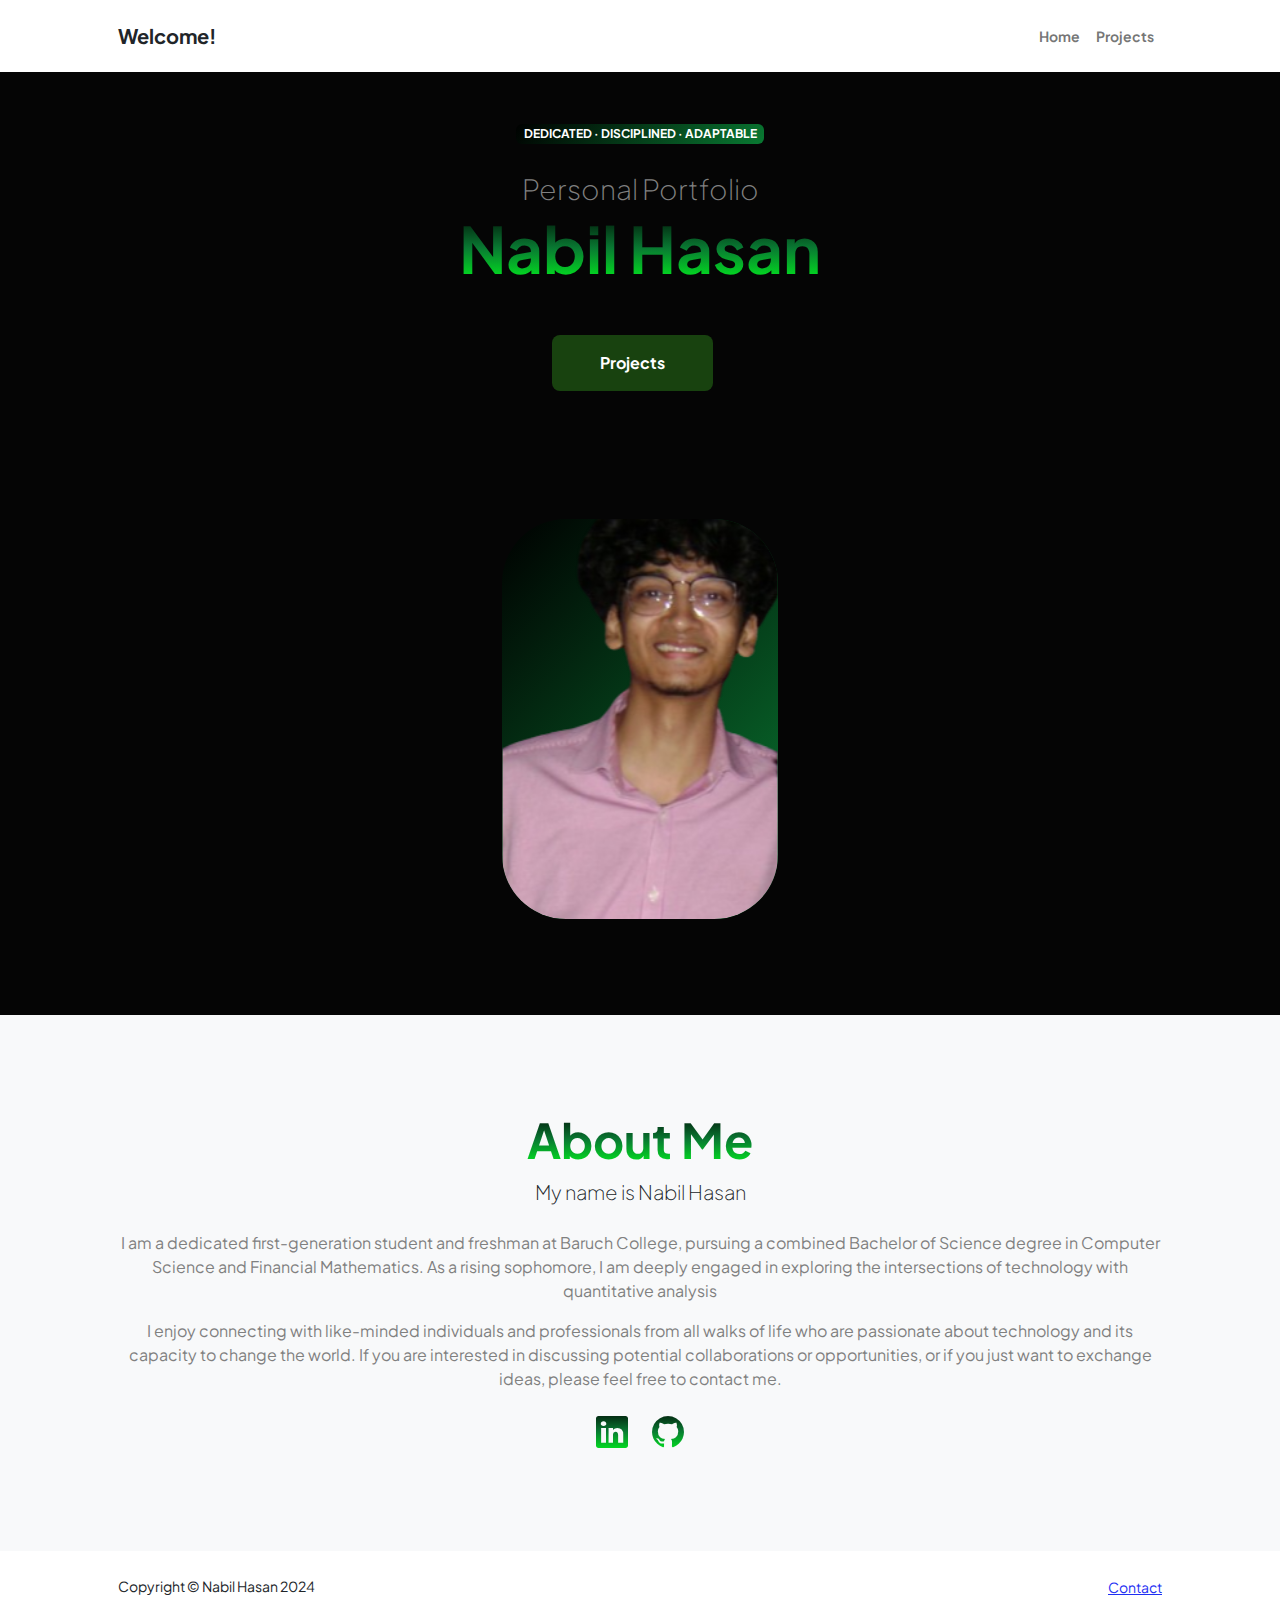
<file: index.html>
<!DOCTYPE html>
<html lang="en">
    <head>
        <meta charset="utf-8" />
        <meta name="viewport" content="width=device-width, initial-scale=1, shrink-to-fit=no" />
        <meta name="description" content="" />
        <meta name="author" content="" />
        <title>Nabil Hasan | Home</title>
        <!-- Favicon-->
        <link rel="icon" type="image/x-icon" href="assets/favicon.ico" />
        <!-- Custom Google font-->
        <link rel="preconnect" href="https://fonts.googleapis.com" />
        <link rel="preconnect" href="https://fonts.gstatic.com" crossorigin />
        <link href="https://fonts.googleapis.com/css2?family=Plus+Jakarta+Sans:wght@100;200;300;400;500;600;700;800;900&amp;display=swap" rel="stylesheet" />
        <!-- Bootstrap icons-->
        <link href="https://cdn.jsdelivr.net/npm/bootstrap-icons@1.8.1/font/bootstrap-icons.css" rel="stylesheet" />
        <!-- Core theme CSS (includes Bootstrap)-->
        <link href="css/styles.css" rel="stylesheet" />
    </head>
    <body class="d-flex flex-column h-100">
        <main class="flex-shrink-0">
            <!-- Navigation-->
            <nav class="navbar navbar-expand-lg navbar-light bg-white py-3">
                <div class="container px-5">
                    <a class="navbar-brand" href="index.html"><span class="fw-bolder text-primary">Welcome!</span></a>
                    <button class="navbar-toggler" type="button" data-bs-toggle="collapse" data-bs-target="#navbarSupportedContent" aria-controls="navbarSupportedContent" aria-expanded="false" aria-label="Toggle navigation"><span class="navbar-toggler-icon"></span></button>
                    <div class="collapse navbar-collapse" id="navbarSupportedContent">
                        <ul class="navbar-nav ms-auto mb-2 mb-lg-0 small fw-bolder">
                            <li class="nav-item"><a class="nav-link" href="index.html">Home</a></li>
                            <li class="nav-item"><a class="nav-link" href="projects.html">Projects</a></li>
                        </ul>
                    </div>
                </div>
            </nav>
            <!-- Header-->
            <header class="py-5">
                <div class="container px-5 pb-5">
                    <div class="row gx-5 align-items-center">
                        <div class="col-xxl-5">
                            <!-- Header text content-->
                            <div class="text-center text-xxl-start">
                                <div class="badge bg-gradient-primary-to-secondary text-white mb-4"><div class="text-uppercase">Dedicated &middot; Disciplined &middot; Adaptable</div></div>
                                <div class="fs-3 fw-light text-muted">Personal Portfolio</div>
                                <h1 class="display-3 fw-bolder mb-5"><span class="text-gradient d-inline">Nabil Hasan</span></h1>
                                <div class="d-grid gap-3 d-sm-flex justify-content-sm-center justify-content-xxl-start mb-3">
                                    <a class="btn btn-primary btn-lg px-5 py-3 me-sm-3 fs-6 fw-bolder" href="projects.html">Projects</a>
                                    
                                </div>
                            </div>
                        </div>
                        <div class="col-xxl-7">
                            <!-- Header profile picture-->
                            <div class="d-flex justify-content-center mt-5 mt-xxl-0">
                                <div class="profile bg-gradient-primary-to-secondary">
                                    <!-- TIP: For best results, use a photo with a transparent background like the demo example below-->
                                    <!-- Watch a tutorial on how to do this on YouTube (link)-->
                                    <img class="profile-img" src="assets/new_pfp (2) (1).png" alt="..." />
                                    
                                        <!-- END of SVG dots-->
                                    </div>
                                </div>
                            </div>
                        </div>
                    </div>
                </div>
            </header>
            <!-- About Section-->
            <section class="bg-light py-5">
                <div class="container px-5">
                    <div class="row gx-5 justify-content-center">
                        <div class="col-xxl-8">
                            <div class="text-center my-5">
                                <h2 class="display-5 fw-bolder"><span class="text-gradient d-inline">About Me</span></h2>
                                <p class="lead fw-light mb-4">My name is Nabil Hasan</p>
                                <p class="text-muted">I am a dedicated first-generation student and freshman at Baruch College, pursuing a combined Bachelor of Science degree in Computer Science and Financial Mathematics. As a rising sophomore, I am deeply engaged in exploring the intersections of technology with quantitative analysis</p>
                                <p class = 'text-muted'> I enjoy connecting with like-minded individuals and professionals from all walks of life who are passionate about technology and its capacity to change the world. If you are interested in discussing potential collaborations or opportunities, or if you just want to exchange ideas, please feel free to contact me.</p>
                                <div class="d-flex justify-content-center fs-2 gap-4">
                                    <a class="text-gradient" href="https://www.linkedin.com/in/nabil-hasan1/"><i class="bi bi-linkedin"></i></a>
                                    <a class="text-gradient" href="https://github.com/NabilHasan09"><i class="bi bi-github"></i></a>
                                </div>
                            </div>
                        </div>
                    </div>
                </div>
            </section>
        </main>
        <!-- Footer-->
        <footer class="bg-white py-4 mt-auto">
            <div class="container px-5">
                <div class="row align-items-center justify-content-between flex-column flex-sm-row">
                    <div class="col-auto"><div class="small m-0">Copyright &copy; Nabil Hasan 2024</div></div>
                    <div class="col-auto">
                        <a class="small" href="mailto:nabil.hasan@baruchmail.cuny.edu">Contact</a>
                    </div>
                </div>
            </div>
        </footer>
        <!-- Bootstrap core JS-->
        <script src="https://cdn.jsdelivr.net/npm/bootstrap@5.2.3/dist/js/bootstrap.bundle.min.js"></script>
        <!-- Core theme JS-->
        <script src="js/scripts.js"></script>
    </body>
</html>
</file>
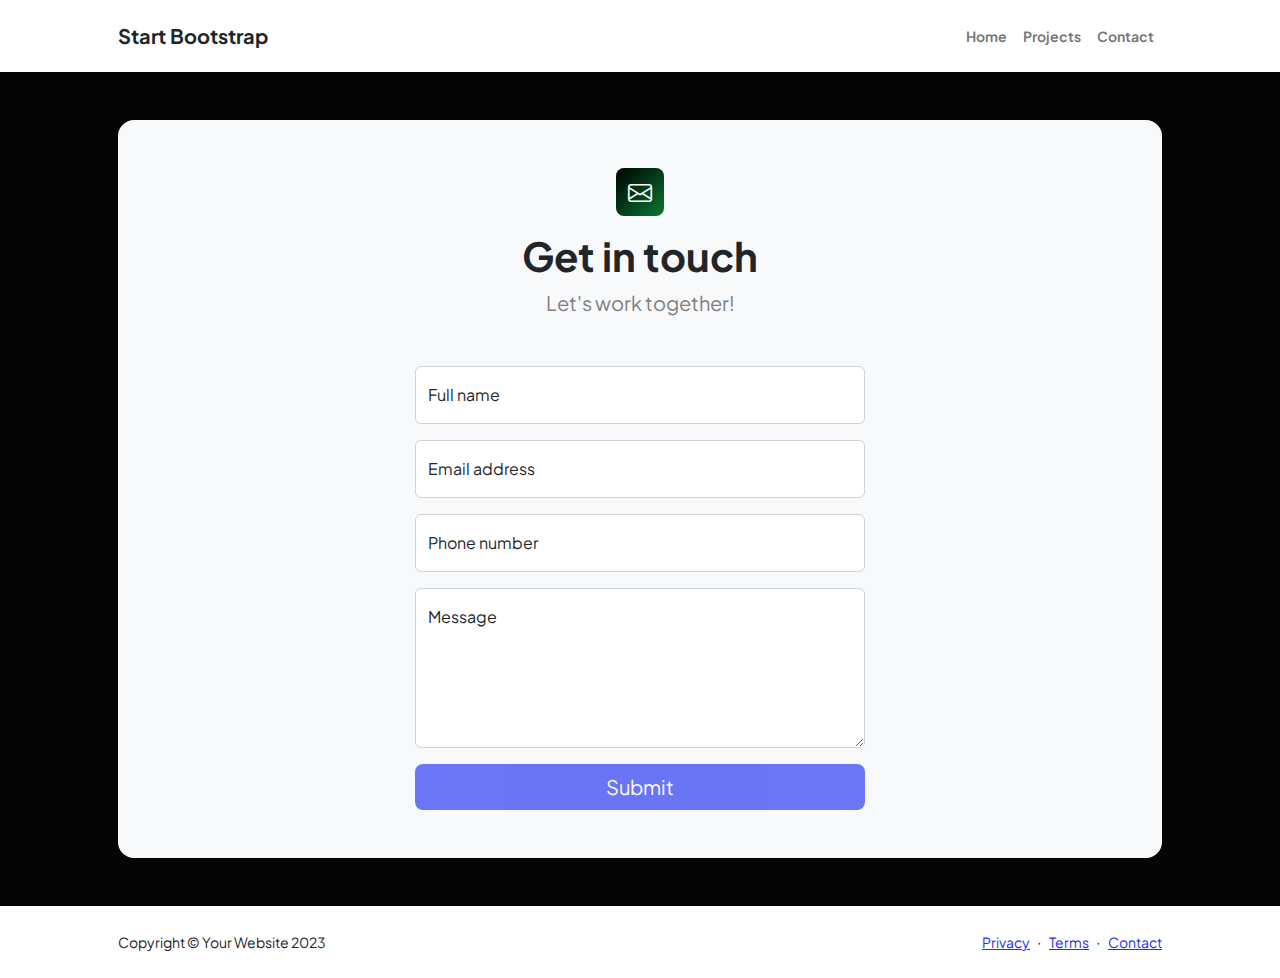
<file: contact.html>
<!DOCTYPE html>
<html lang="en">
    <head>
        <meta charset="utf-8" />
        <meta name="viewport" content="width=device-width, initial-scale=1, shrink-to-fit=no" />
        <meta name="description" content />
        <meta name="author" content />
        <title>Nabil Hasan</title>
        <!-- Favicon-->
        <link rel="icon" type="image/x-icon" href="assets/favicon.ico" />
        <!-- Custom Google font-->
        <link rel="preconnect" href="https://fonts.googleapis.com" />
        <link rel="preconnect" href="https://fonts.gstatic.com" crossorigin />
        <link href="https://fonts.googleapis.com/css2?family=Plus+Jakarta+Sans:wght@100;200;300;400;500;600;700;800;900&amp;display=swap" rel="stylesheet" />
        <!-- Bootstrap icons-->
        <link href="https://cdn.jsdelivr.net/npm/bootstrap-icons@1.8.1/font/bootstrap-icons.css" rel="stylesheet" />
        <!-- Core theme CSS (includes Bootstrap)-->
        <link href="css/styles.css" rel="stylesheet" />
    </head>
    <body class="d-flex flex-column">
        <main class="flex-shrink-0">
            <!-- Navigation-->
            <nav class="navbar navbar-expand-lg navbar-light bg-white py-3">
                <div class="container px-5">
                    <a class="navbar-brand" href="index.html"><span class="fw-bolder text-primary">Start Bootstrap</span></a>
                    <button class="navbar-toggler" type="button" data-bs-toggle="collapse" data-bs-target="#navbarSupportedContent" aria-controls="navbarSupportedContent" aria-expanded="false" aria-label="Toggle navigation"><span class="navbar-toggler-icon"></span></button>
                    <div class="collapse navbar-collapse" id="navbarSupportedContent">
                        <ul class="navbar-nav ms-auto mb-2 mb-lg-0 small fw-bolder">
                            <li class="nav-item"><a class="nav-link" href="index.html">Home</a></li>
                            <li class="nav-item"><a class="nav-link" href="projects.html">Projects</a></li>
                            <li class="nav-item"><a class="nav-link" href="contact.html">Contact</a></li>
                        </ul>
                    </div>
                </div>
            </nav>
            <!-- Page content-->
            <section class="py-5">
                <div class="container px-5">
                    <!-- Contact form-->
                    <div class="bg-light rounded-4 py-5 px-4 px-md-5">
                        <div class="text-center mb-5">
                            <div class="feature bg-primary bg-gradient-primary-to-secondary text-white rounded-3 mb-3"><i class="bi bi-envelope"></i></div>
                            <h1 class="fw-bolder">Get in touch</h1>
                            <p class="lead fw-normal text-muted mb-0">Let's work together!</p>
                        </div>
                        <div class="row gx-5 justify-content-center">
                            <div class="col-lg-8 col-xl-6">
                                <!-- * * * * * * * * * * * * * * *-->
                                <!-- * * SB Forms Contact Form * *-->
                                <!-- * * * * * * * * * * * * * * *-->
                                <!-- This form is pre-integrated with SB Forms.-->
                                <!-- To make this form functional, sign up at-->
                                <!-- https://startbootstrap.com/solution/contact-forms-->
                                <!-- to get an API token!-->
                                <form id="contactForm" data-sb-form-api-token="API_TOKEN">
                                    <!-- Name input-->
                                    <div class="form-floating mb-3">
                                        <input class="form-control" id="name" type="text" placeholder="Enter your name..." data-sb-validations="required" />
                                        <label for="name">Full name</label>
                                        <div class="invalid-feedback" data-sb-feedback="name:required">A name is required.</div>
                                    </div>
                                    <!-- Email address input-->
                                    <div class="form-floating mb-3">
                                        <input class="form-control" id="email" type="email" placeholder="name@example.com" data-sb-validations="required,email" />
                                        <label for="email">Email address</label>
                                        <div class="invalid-feedback" data-sb-feedback="email:required">An email is required.</div>
                                        <div class="invalid-feedback" data-sb-feedback="email:email">Email is not valid.</div>
                                    </div>
                                    <!-- Phone number input-->
                                    <div class="form-floating mb-3">
                                        <input class="form-control" id="phone" type="tel" placeholder="(123) 456-7890" data-sb-validations="required" />
                                        <label for="phone">Phone number</label>
                                        <div class="invalid-feedback" data-sb-feedback="phone:required">A phone number is required.</div>
                                    </div>
                                    <!-- Message input-->
                                    <div class="form-floating mb-3">
                                        <textarea class="form-control" id="message" type="text" placeholder="Enter your message here..." style="height: 10rem" data-sb-validations="required"></textarea>
                                        <label for="message">Message</label>
                                        <div class="invalid-feedback" data-sb-feedback="message:required">A message is required.</div>
                                    </div>
                                    <!-- Submit success message-->
                                    <!---->
                                    <!-- This is what your users will see when the form-->
                                    <!-- has successfully submitted-->
                                    <div class="d-none" id="submitSuccessMessage">
                                        <div class="text-center mb-3">
                                            <div class="fw-bolder">Form submission successful!</div>
                                            To activate this form, sign up at
                                            <br />
                                            <a href="https://startbootstrap.com/solution/contact-forms">https://startbootstrap.com/solution/contact-forms</a>
                                        </div>
                                    </div>
                                    <!-- Submit error message-->
                                    <!---->
                                    <!-- This is what your users will see when there is-->
                                    <!-- an error submitting the form-->
                                    <div class="d-none" id="submitErrorMessage"><div class="text-center text-danger mb-3">Error sending message!</div></div>
                                    <!-- Submit Button-->
                                    <div class="d-grid"><button class="btn btn-primary btn-lg disabled" id="submitButton" type="submit">Submit</button></div>
                                </form>
                            </div>
                        </div>
                    </div>
                </div>
            </section>
        </main>
        <!-- Footer-->
        <footer class="bg-white py-4 mt-auto">
            <div class="container px-5">
                <div class="row align-items-center justify-content-between flex-column flex-sm-row">
                    <div class="col-auto"><div class="small m-0">Copyright &copy; Your Website 2023</div></div>
                    <div class="col-auto">
                        <a class="small" href="#!">Privacy</a>
                        <span class="mx-1">&middot;</span>
                        <a class="small" href="#!">Terms</a>
                        <span class="mx-1">&middot;</span>
                        <a class="small" href="#!">Contact</a>
                    </div>
                </div>
            </div>
        </footer>
        <!-- Bootstrap core JS-->
        <script src="https://cdn.jsdelivr.net/npm/bootstrap@5.2.3/dist/js/bootstrap.bundle.min.js"></script>
        <!-- Core theme JS-->
        <script src="js/scripts.js"></script>
        <!-- * * * * * * * * * * * * * * * * * * * * * * * * * * * * * * * * * * * * * * * *-->
        <!-- * *                               SB Forms JS                               * *-->
        <!-- * * Activate your form at https://startbootstrap.com/solution/contact-forms * *-->
        <!-- * * * * * * * * * * * * * * * * * * * * * * * * * * * * * * * * * * * * * * * *-->
        <script src="https://cdn.startbootstrap.com/sb-forms-latest.js"></script>
    </body>
</html>
</file>
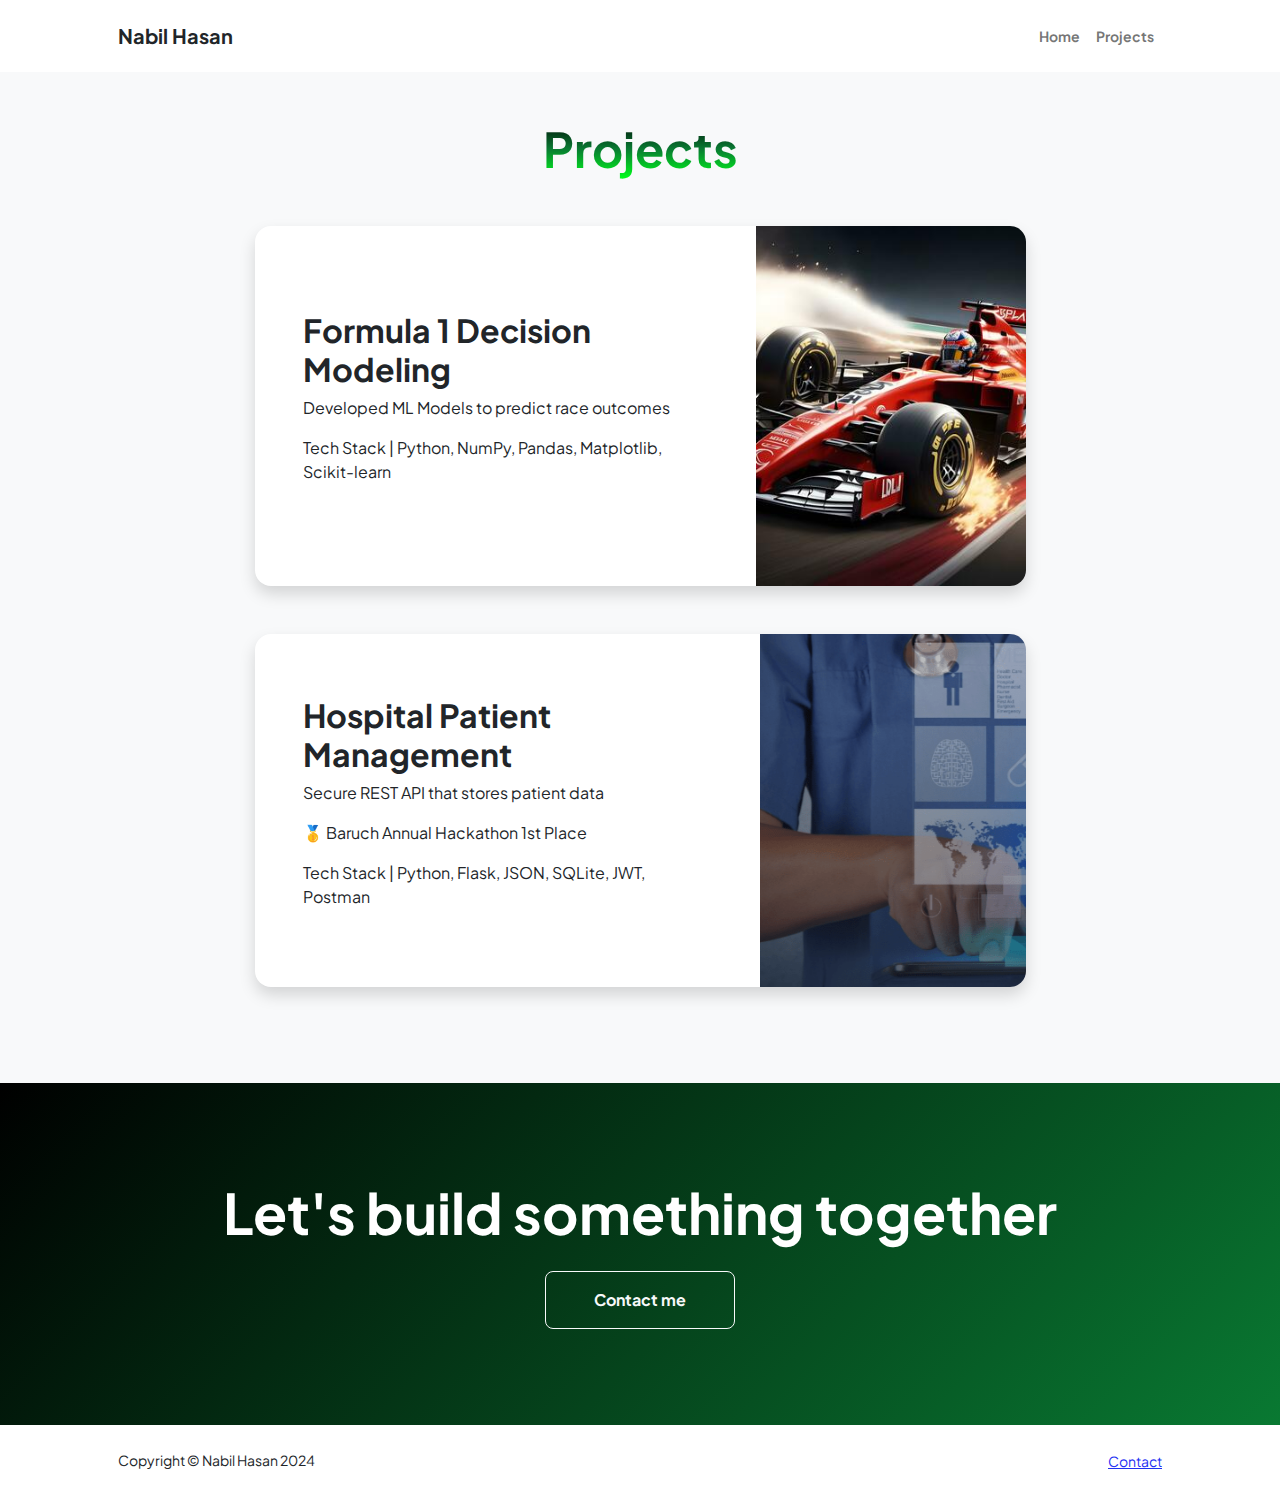
<file: projects.html>
<!DOCTYPE html>
<html lang="en">
    <head>
        <meta charset="utf-8" />
        <meta name="viewport" content="width=device-width, initial-scale=1, shrink-to-fit=no" />
        <meta name="description" content="" />
        <meta name="author" content="" />
        <title>Nabil Hasan | Projects</title>
        <!-- Favicon-->
        <link rel="icon" type="image/x-icon" href="assets/favicon.ico" />
        <!-- Custom Google font-->
        <link rel="preconnect" href="https://fonts.googleapis.com" />
        <link rel="preconnect" href="https://fonts.gstatic.com" crossorigin />
        <link href="https://fonts.googleapis.com/css2?family=Plus+Jakarta+Sans:wght@100;200;300;400;500;600;700;800;900&amp;display=swap" rel="stylesheet" />
        <!-- Bootstrap icons-->
        <link href="https://cdn.jsdelivr.net/npm/bootstrap-icons@1.8.1/font/bootstrap-icons.css" rel="stylesheet" />
        <!-- Core theme CSS (includes Bootstrap)-->
        <link href="css/styles.css" rel="stylesheet" />
    </head>
    <body class="d-flex flex-column h-100 bg-light">
        <main class="flex-shrink-0">
            <!-- Navigation-->
            <nav class="navbar navbar-expand-lg navbar-light bg-white py-3">
                <div class="container px-5">
                    <a class="navbar-brand" href="index.html"><span class="fw-bolder text-primary">Nabil Hasan</span></a>
                    <button class="navbar-toggler" type="button" data-bs-toggle="collapse" data-bs-target="#navbarSupportedContent" aria-controls="navbarSupportedContent" aria-expanded="false" aria-label="Toggle navigation"><span class="navbar-toggler-icon"></span></button>
                    <div class="collapse navbar-collapse" id="navbarSupportedContent">
                        <ul class="navbar-nav ms-auto mb-2 mb-lg-0 small fw-bolder">
                            <li class="nav-item"><a class="nav-link" href="index.html">Home</a></li>
                            <li class="nav-item"><a class="nav-link" href="projects.html">Projects</a></li>
                        </ul>
                    </div>
                </div>
            </nav>
            <!-- Projects Section-->
            <section class="py-5">
                <div class="container px-5 mb-5">
                    <div class="text-center mb-5">
                        <h1 class="display-5 fw-bolder mb-0"><span class="text-gradient d-inline">Projects</span></h1>
                    </div>
                    <div class="row gx-5 justify-content-center">
                        <div class="col-lg-11 col-xl-9 col-xxl-8">
                            <!-- Project Card 1-->
                            <div class="card overflow-hidden shadow rounded-4 border-0 mb-5">
                                <div class="card-body p-0">
                                    <div class="d-flex align-items-center">
                                        <div class="p-5">
                                            <h2 class="fw-bolder">Formula 1 Decision Modeling</h2>
                                            <p>Developed ML Models to predict race outcomes</p>
                                            <p>Tech Stack | Python, NumPy, Pandas, Matplotlib, Scikit-learn </p>
                                        </div>
                                        <a href="https://github.com/tanisaur/forumla1-mini-sprint" target="_blank" class="card-link">
                                        <img class="img-fluid"  src="assets/f1.jpg" alt="..." />
                                        </a>
                                    </div>
                                </div>
                            </div>
                            <!-- Project Card 2-->
                            <div class="card overflow-hidden shadow rounded-4 border-0">
                                <div class="card-body p-0">
                                    <div class="d-flex align-items-center">
                                        <div class="p-5">
                                            <h2 class="fw-bolder">Hospital Patient Management</h2>
                                            <p>Secure REST API that stores patient data</p>
                                            <p>🥇 Baruch Annual Hackathon 1st Place </p>
                                            <p>Tech Stack | Python, Flask,  JSON, SQLite,  JWT,  Postman</p>
                                        </div>
                                        <a href="https://github.com/NabilHasan09/Patient-Management_API" target="_blank" class="card-link">
                                        <img class="img-fluid" src="assets/patientmanagement (1).png" alt="..." />
                                        </a>
                                    </div>
                                </div>
                            </div>
                        </div>
                    </div>
                </div>
            </section>
            <!-- Call to action section-->
            <section class="py-5 bg-gradient-primary-to-secondary text-white">
                <div class="container px-5 my-5">
                    <div class="text-center">
                        <h2 class="display-4 fw-bolder mb-4">Let's build something together</h2>
                        <a class="btn btn-outline-light btn-lg px-5 py-3 fs-6 fw-bolder" href="mailto:nabil.hasan@baruchmail.cuny.edu"> Contact me</a>
                    </div>
                </div>
            </section>
        </main>
        <!-- Footer-->
        <footer class="bg-white py-4 mt-auto">
            <div class="container px-5">
                <div class="row align-items-center justify-content-between flex-column flex-sm-row">
                    <div class="col-auto"><div class="small m-0">Copyright &copy; Nabil Hasan 2024</div></div>
                    <div class="col-auto">
                        <a class="small" href="mailto:nabil.hasan@baruchmail.cuny.edu">Contact</a>
                    </div>
                </div>
            </div>
        </footer>
        <!-- Bootstrap core JS-->
        <script src="https://cdn.jsdelivr.net/npm/bootstrap@5.2.3/dist/js/bootstrap.bundle.min.js"></script>
        <!-- Core theme JS-->
        <script src="js/scripts.js"></script>
    </body>
</html>
</file>
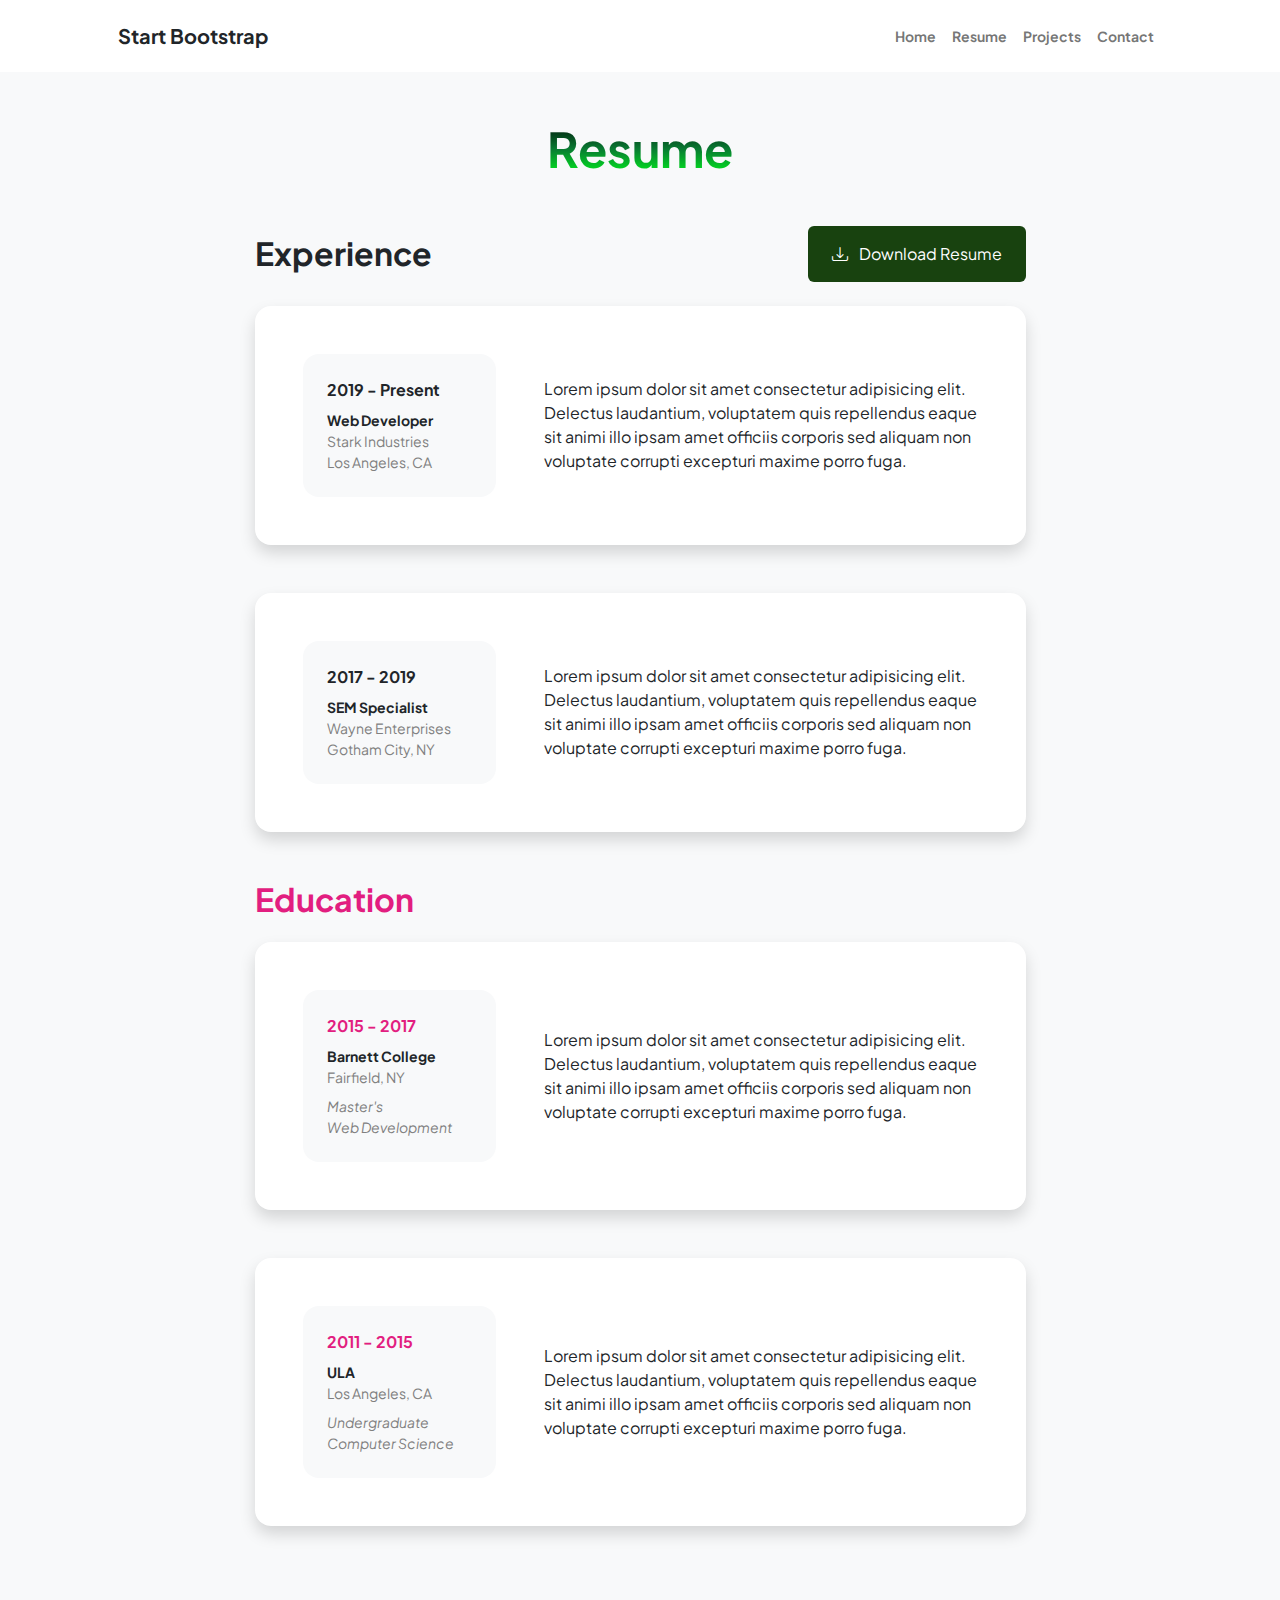
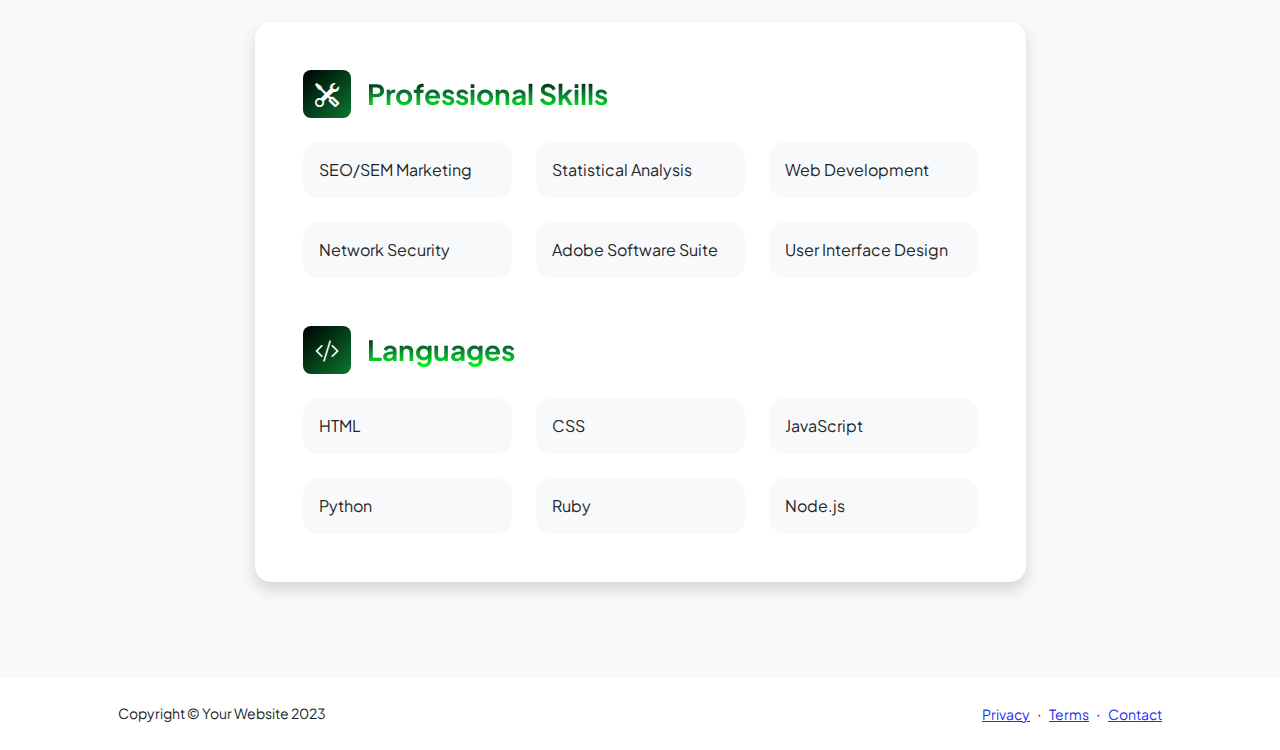
<file: resume.html>
<!DOCTYPE html>
<html lang="en">
    <head>
        <meta charset="utf-8" />
        <meta name="viewport" content="width=device-width, initial-scale=1, shrink-to-fit=no" />
        <meta name="description" content="" />
        <meta name="author" content="" />
        <title>Personal - Start Bootstrap Template</title>
        <!-- Favicon-->
        <link rel="icon" type="image/x-icon" href="assets/favicon.ico" />
        <!-- Custom Google font-->
        <link rel="preconnect" href="https://fonts.googleapis.com" />
        <link rel="preconnect" href="https://fonts.gstatic.com" crossorigin />
        <link href="https://fonts.googleapis.com/css2?family=Plus+Jakarta+Sans:wght@100;200;300;400;500;600;700;800;900&amp;display=swap" rel="stylesheet" />
        <!-- Bootstrap icons-->
        <link href="https://cdn.jsdelivr.net/npm/bootstrap-icons@1.8.1/font/bootstrap-icons.css" rel="stylesheet" />
        <!-- Core theme CSS (includes Bootstrap)-->
        <link href="css/styles.css" rel="stylesheet" />
    </head>
    <body class="d-flex flex-column h-100 bg-light">
        <main class="flex-shrink-0">
            <!-- Navigation-->
            <nav class="navbar navbar-expand-lg navbar-light bg-white py-3">
                <div class="container px-5">
                    <a class="navbar-brand" href="index.html"><span class="fw-bolder text-primary">Start Bootstrap</span></a>
                    <button class="navbar-toggler" type="button" data-bs-toggle="collapse" data-bs-target="#navbarSupportedContent" aria-controls="navbarSupportedContent" aria-expanded="false" aria-label="Toggle navigation"><span class="navbar-toggler-icon"></span></button>
                    <div class="collapse navbar-collapse" id="navbarSupportedContent">
                        <ul class="navbar-nav ms-auto mb-2 mb-lg-0 small fw-bolder">
                            <li class="nav-item"><a class="nav-link" href="index.html">Home</a></li>
                            <li class="nav-item"><a class="nav-link" href="resume.html">Resume</a></li>
                            <li class="nav-item"><a class="nav-link" href="projects.html">Projects</a></li>
                            <li class="nav-item"><a class="nav-link" href="contact.html">Contact</a></li>
                        </ul>
                    </div>
                </div>
            </nav>
            <!-- Page Content-->
            <div class="container px-5 my-5">
                <div class="text-center mb-5">
                    <h1 class="display-5 fw-bolder mb-0"><span class="text-gradient d-inline">Resume</span></h1>
                </div>
                <div class="row gx-5 justify-content-center">
                    <div class="col-lg-11 col-xl-9 col-xxl-8">
                        <!-- Experience Section-->
                        <section>
                            <div class="d-flex align-items-center justify-content-between mb-4">
                                <h2 class="text-primary fw-bolder mb-0">Experience</h2>
                                <!-- Download resume button-->
                                <!-- Note: Set the link href target to a PDF file within your project-->
                                <a class="btn btn-primary px-4 py-3" href="#!">
                                    <div class="d-inline-block bi bi-download me-2"></div>
                                    Download Resume
                                </a>
                            </div>
                            <!-- Experience Card 1-->
                            <div class="card shadow border-0 rounded-4 mb-5">
                                <div class="card-body p-5">
                                    <div class="row align-items-center gx-5">
                                        <div class="col text-center text-lg-start mb-4 mb-lg-0">
                                            <div class="bg-light p-4 rounded-4">
                                                <div class="text-primary fw-bolder mb-2">2019 - Present</div>
                                                <div class="small fw-bolder">Web Developer</div>
                                                <div class="small text-muted">Stark Industries</div>
                                                <div class="small text-muted">Los Angeles, CA</div>
                                            </div>
                                        </div>
                                        <div class="col-lg-8"><div>Lorem ipsum dolor sit amet consectetur adipisicing elit. Delectus laudantium, voluptatem quis repellendus eaque sit animi illo ipsam amet officiis corporis sed aliquam non voluptate corrupti excepturi maxime porro fuga.</div></div>
                                    </div>
                                </div>
                            </div>
                            <!-- Experience Card 2-->
                            <div class="card shadow border-0 rounded-4 mb-5">
                                <div class="card-body p-5">
                                    <div class="row align-items-center gx-5">
                                        <div class="col text-center text-lg-start mb-4 mb-lg-0">
                                            <div class="bg-light p-4 rounded-4">
                                                <div class="text-primary fw-bolder mb-2">2017 - 2019</div>
                                                <div class="small fw-bolder">SEM Specialist</div>
                                                <div class="small text-muted">Wayne Enterprises</div>
                                                <div class="small text-muted">Gotham City, NY</div>
                                            </div>
                                        </div>
                                        <div class="col-lg-8"><div>Lorem ipsum dolor sit amet consectetur adipisicing elit. Delectus laudantium, voluptatem quis repellendus eaque sit animi illo ipsam amet officiis corporis sed aliquam non voluptate corrupti excepturi maxime porro fuga.</div></div>
                                    </div>
                                </div>
                            </div>
                        </section>
                        <!-- Education Section-->
                        <section>
                            <h2 class="text-secondary fw-bolder mb-4">Education</h2>
                            <!-- Education Card 1-->
                            <div class="card shadow border-0 rounded-4 mb-5">
                                <div class="card-body p-5">
                                    <div class="row align-items-center gx-5">
                                        <div class="col text-center text-lg-start mb-4 mb-lg-0">
                                            <div class="bg-light p-4 rounded-4">
                                                <div class="text-secondary fw-bolder mb-2">2015 - 2017</div>
                                                <div class="mb-2">
                                                    <div class="small fw-bolder">Barnett College</div>
                                                    <div class="small text-muted">Fairfield, NY</div>
                                                </div>
                                                <div class="fst-italic">
                                                    <div class="small text-muted">Master's</div>
                                                    <div class="small text-muted">Web Development</div>
                                                </div>
                                            </div>
                                        </div>
                                        <div class="col-lg-8"><div>Lorem ipsum dolor sit amet consectetur adipisicing elit. Delectus laudantium, voluptatem quis repellendus eaque sit animi illo ipsam amet officiis corporis sed aliquam non voluptate corrupti excepturi maxime porro fuga.</div></div>
                                    </div>
                                </div>
                            </div>
                            <!-- Education Card 2-->
                            <div class="card shadow border-0 rounded-4 mb-5">
                                <div class="card-body p-5">
                                    <div class="row align-items-center gx-5">
                                        <div class="col text-center text-lg-start mb-4 mb-lg-0">
                                            <div class="bg-light p-4 rounded-4">
                                                <div class="text-secondary fw-bolder mb-2">2011 - 2015</div>
                                                <div class="mb-2">
                                                    <div class="small fw-bolder">ULA</div>
                                                    <div class="small text-muted">Los Angeles, CA</div>
                                                </div>
                                                <div class="fst-italic">
                                                    <div class="small text-muted">Undergraduate</div>
                                                    <div class="small text-muted">Computer Science</div>
                                                </div>
                                            </div>
                                        </div>
                                        <div class="col-lg-8"><div>Lorem ipsum dolor sit amet consectetur adipisicing elit. Delectus laudantium, voluptatem quis repellendus eaque sit animi illo ipsam amet officiis corporis sed aliquam non voluptate corrupti excepturi maxime porro fuga.</div></div>
                                    </div>
                                </div>
                            </div>
                        </section>
                        <!-- Divider-->
                        <div class="pb-5"></div>
                        <!-- Skills Section-->
                        <section>
                            <!-- Skillset Card-->
                            <div class="card shadow border-0 rounded-4 mb-5">
                                <div class="card-body p-5">
                                    <!-- Professional skills list-->
                                    <div class="mb-5">
                                        <div class="d-flex align-items-center mb-4">
                                            <div class="feature bg-primary bg-gradient-primary-to-secondary text-white rounded-3 me-3"><i class="bi bi-tools"></i></div>
                                            <h3 class="fw-bolder mb-0"><span class="text-gradient d-inline">Professional Skills</span></h3>
                                        </div>
                                        <div class="row row-cols-1 row-cols-md-3 mb-4">
                                            <div class="col mb-4 mb-md-0"><div class="d-flex align-items-center bg-light rounded-4 p-3 h-100">SEO/SEM Marketing</div></div>
                                            <div class="col mb-4 mb-md-0"><div class="d-flex align-items-center bg-light rounded-4 p-3 h-100">Statistical Analysis</div></div>
                                            <div class="col"><div class="d-flex align-items-center bg-light rounded-4 p-3 h-100">Web Development</div></div>
                                        </div>
                                        <div class="row row-cols-1 row-cols-md-3">
                                            <div class="col mb-4 mb-md-0"><div class="d-flex align-items-center bg-light rounded-4 p-3 h-100">Network Security</div></div>
                                            <div class="col mb-4 mb-md-0"><div class="d-flex align-items-center bg-light rounded-4 p-3 h-100">Adobe Software Suite</div></div>
                                            <div class="col"><div class="d-flex align-items-center bg-light rounded-4 p-3 h-100">User Interface Design</div></div>
                                        </div>
                                    </div>
                                    <!-- Languages list-->
                                    <div class="mb-0">
                                        <div class="d-flex align-items-center mb-4">
                                            <div class="feature bg-primary bg-gradient-primary-to-secondary text-white rounded-3 me-3"><i class="bi bi-code-slash"></i></div>
                                            <h3 class="fw-bolder mb-0"><span class="text-gradient d-inline">Languages</span></h3>
                                        </div>
                                        <div class="row row-cols-1 row-cols-md-3 mb-4">
                                            <div class="col mb-4 mb-md-0"><div class="d-flex align-items-center bg-light rounded-4 p-3 h-100">HTML</div></div>
                                            <div class="col mb-4 mb-md-0"><div class="d-flex align-items-center bg-light rounded-4 p-3 h-100">CSS</div></div>
                                            <div class="col"><div class="d-flex align-items-center bg-light rounded-4 p-3 h-100">JavaScript</div></div>
                                        </div>
                                        <div class="row row-cols-1 row-cols-md-3">
                                            <div class="col mb-4 mb-md-0"><div class="d-flex align-items-center bg-light rounded-4 p-3 h-100">Python</div></div>
                                            <div class="col mb-4 mb-md-0"><div class="d-flex align-items-center bg-light rounded-4 p-3 h-100">Ruby</div></div>
                                            <div class="col"><div class="d-flex align-items-center bg-light rounded-4 p-3 h-100">Node.js</div></div>
                                        </div>
                                    </div>
                                </div>
                            </div>
                        </section>
                    </div>
                </div>
            </div>
        </main>
        <!-- Footer-->
        <footer class="bg-white py-4 mt-auto">
            <div class="container px-5">
                <div class="row align-items-center justify-content-between flex-column flex-sm-row">
                    <div class="col-auto"><div class="small m-0">Copyright &copy; Your Website 2023</div></div>
                    <div class="col-auto">
                        <a class="small" href="#!">Privacy</a>
                        <span class="mx-1">&middot;</span>
                        <a class="small" href="#!">Terms</a>
                        <span class="mx-1">&middot;</span>
                        <a class="small" href="#!">Contact</a>
                    </div>
                </div>
            </div>
        </footer>
        <!-- Bootstrap core JS-->
        <script src="https://cdn.jsdelivr.net/npm/bootstrap@5.2.3/dist/js/bootstrap.bundle.min.js"></script>
        <!-- Core theme JS-->
        <script src="js/scripts.js"></script>
    </body>
</html>
</file>
